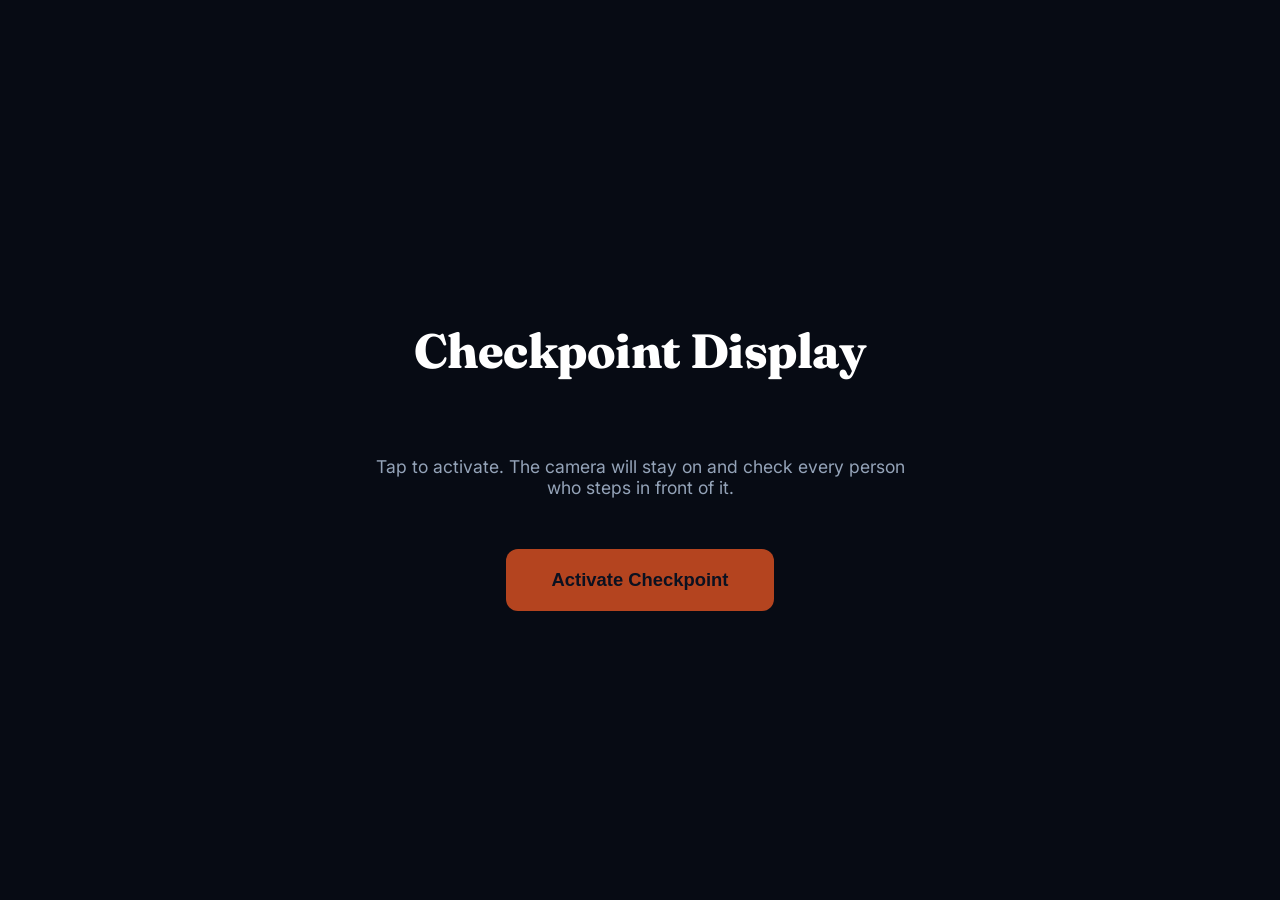
<file: dashboard/kiosk.html>
<!DOCTYPE html>
<html lang="en">
<head>
    <meta charset="UTF-8">
    <meta name="viewport" content="width=device-width, initial-scale=1.0, viewport-fit=cover">
    <title>Checkpoint — SafetyFirst</title>
    <meta name="description" content="Fullscreen PPE checkpoint display for gate-mounted kiosks.">
    <link rel="stylesheet" href="https://cdnjs.cloudflare.com/ajax/libs/font-awesome/6.4.0/css/all.min.css">
    <link rel="preconnect" href="https://fonts.googleapis.com">
    <link rel="preconnect" href="https://fonts.gstatic.com" crossorigin>
    <link href="https://fonts.googleapis.com/css2?family=Inter:wght@400;500;600;700&family=Fraunces:opsz,wght@9..144,400;9..144,600;9..144,700&display=swap" rel="stylesheet">
    <link rel="stylesheet" href="css/app.css?v=20260807a">
    <style>
        /* A gate display is read standing up, from two or three metres away,
           often in bright daylight. Everything here is scaled and contrasted
           for that — not for a desk monitor. */
        html, body { height: 100%; overflow: hidden; }
        body {
            background: #070b14;
            color: #fff;
            font-family: 'Inter', sans-serif;
            cursor: none;                 /* no mouse at a gate */
            user-select: none;
        }
        .kiosk { display: flex; flex-direction: column; height: 100dvh; }

        .k-bar {
            display: flex; align-items: center; justify-content: space-between;
            padding: 18px 32px;
            border-bottom: 1px solid rgba(255,255,255,.08);
            flex-shrink: 0;
        }
        .k-brand { display: flex; align-items: center; gap: 12px; }
        .k-mark {
            width: 40px; height: 40px; border-radius: 8px;
            background: var(--amber); color: #0b1120;
            display: flex; align-items: center; justify-content: center;
            font-size: 1.2rem;
        }
        .k-name { font-family: 'Fraunces', Georgia, serif; font-weight: 800; font-size: 1.15rem; letter-spacing: -.01em; }
        .k-sub { font-size: .62rem; letter-spacing: .22em; text-transform: uppercase; color: var(--amber); font-weight: 700; }
        .k-meta { display: flex; align-items: center; gap: 22px; }
        .k-clock { font-variant-numeric: tabular-nums; font-size: 1.5rem; font-weight: 600; letter-spacing: -.01em; }
        .k-status {
            display: inline-flex; align-items: center; gap: 9px;
            font-size: .72rem; font-weight: 700; letter-spacing: .1em; text-transform: uppercase;
            color: #94a3b8;
        }
        .k-status i { font-size: .55rem; }
        .k-status.is-live { color: #4ade80; }

        .k-exit {
            width: 40px; height: 40px; border-radius: 9px;
            display: flex; align-items: center; justify-content: center;
            color: #334155; font-size: 1rem;
            border: 1px solid rgba(255,255,255,.07);
            transition: color 180ms var(--ease-out), border-color 180ms var(--ease-out);
        }
        .k-exit:hover, .k-exit:focus-visible { color: #94a3b8; border-color: rgba(255,255,255,.2); }

        .k-body { flex: 1; display: grid; grid-template-columns: 1fr 1fr; min-height: 0; }

        /* Camera side */
        .k-cam { position: relative; background: #000; overflow: hidden; }
        .k-cam video, .k-cam canvas.overlay {
            position: absolute; inset: 0; width: 100%; height: 100%; object-fit: cover;
        }
        .k-cam-idle {
            position: absolute; inset: 0;
            display: flex; flex-direction: column; align-items: center; justify-content: center;
            gap: 16px; color: #334155;
        }

        /* Verdict side */
        /* .k-verdict is a grid item in .k-body (grid-template-columns: 1fr 1fr);
           grid items default to min-height: auto (content-based) just like flex
           items, so on a short/landscape kiosk screen (the 800x480 Pi touchscreen
           this page targets) a 3-item PPE checklist plus the word/note block
           overflows the grid row. html/body are overflow:hidden for the fullscreen
           kiosk chrome, so that overflow wasn't clipped politely — it was pushed
           past the bottom edge with no scrollbar and no way to reach the last
           check. min-height: 0 lets the panel shrink to the row's real height;
           overflow-y: auto keeps the missing item reachable instead of lost. */
        .k-verdict {
            display: flex; flex-direction: column; justify-content: center;
            padding: 40px 48px; gap: 34px;
            background: #0b1120;
            transition: background-color 260ms var(--ease-out);
            min-height: 0;
            overflow-y: auto;
        }
        .k-word {
            font-family: 'Fraunces', Georgia, serif; font-weight: 800;
            font-size: clamp(2.6rem, 6vw, 5.5rem);
            line-height: .98; letter-spacing: -.03em;
            color: #64748b;
            transition: color 260ms var(--ease-out);
        }
        .k-note { font-size: clamp(1rem, 1.6vw, 1.4rem); color: #94a3b8; line-height: 1.4; }

        .k-verdict[data-state="granted"] { background: #052e16; }
        .k-verdict[data-state="granted"] .k-word { color: #4ade80; }
        .k-verdict[data-state="granted"] .k-note { color: #86efac; }
        .k-verdict[data-state="denied"] { background: #3f0a0a; }
        .k-verdict[data-state="denied"] .k-word { color: #f87171; }
        .k-verdict[data-state="denied"] .k-note { color: #fca5a5; }
        /* Amber, not the "denied" red — a site alert isn't a ruling on
           whoever's standing there, and shouldn't read as one. */
        .k-verdict[data-state="alert"] { background: #3f2404; animation: k-alert-pulse 1.6s ease-in-out infinite; }
        .k-verdict[data-state="alert"] .k-word { color: #fbbf24; }
        .k-verdict[data-state="alert"] .k-note { color: #fde68a; }
        @keyframes k-alert-pulse {
            0%, 100% { box-shadow: inset 0 0 0 0 rgba(251, 191, 36, .18); }
            50% { box-shadow: inset 0 0 60px 0 rgba(251, 191, 36, .18); }
        }
        @media (prefers-reduced-motion: reduce) { .k-verdict[data-state="alert"] { animation: none; } }

        /* PPE checklist — the actionable part when denied */
        .k-checks { display: flex; flex-direction: column; gap: 14px; }
        .k-check {
            display: flex; align-items: center; gap: 18px;
            padding: 16px 20px;
            border: 1px solid rgba(255,255,255,.12);
            border-radius: 12px;
            background: rgba(255,255,255,.03);
            transition: border-color 200ms var(--ease-out), background-color 200ms var(--ease-out);
        }
        .k-check-icon {
            width: 52px; height: 52px; border-radius: 10px; flex-shrink: 0;
            display: flex; align-items: center; justify-content: center;
            font-size: 1.4rem; color: #64748b;
            background: rgba(255,255,255,.05);
            transition: color 200ms var(--ease-out), background-color 200ms var(--ease-out);
        }
        .k-check-name { font-size: clamp(1rem, 1.5vw, 1.35rem); font-weight: 600; flex: 1; }
        .k-check-mark { font-size: 1.5rem; color: #475569; transition: color 200ms var(--ease-out); }
        .k-check[data-state="ok"] { border-color: rgba(74,222,128,.45); background: rgba(74,222,128,.08); }
        .k-check[data-state="ok"] .k-check-icon,
        .k-check[data-state="ok"] .k-check-mark { color: #4ade80; }
        .k-check[data-state="bad"] { border-color: rgba(248,113,113,.5); background: rgba(248,113,113,.1); }
        .k-check[data-state="bad"] .k-check-icon,
        .k-check[data-state="bad"] .k-check-mark { color: #f87171; }

        /* Start overlay — camera needs one user gesture before it can open */
        .k-start {
            position: fixed; inset: 0; z-index: 100;
            background: #070b14;
            display: flex; flex-direction: column; align-items: center; justify-content: center;
            gap: 26px; text-align: center; padding: 32px; cursor: pointer;
        }
        .k-start h1 { font-size: clamp(1.8rem, 4vw, 3rem); font-weight: 800; color: #fff; }
        .k-start p { color: #94a3b8; font-size: 1.1rem; max-width: 34rem; }
        .k-start-cta {
            margin-top: 8px; padding: 20px 46px; border-radius: 12px;
            background: var(--amber); color: #0b1120;
            font-weight: 700; font-size: 1.15rem; border: none;
            transition: transform 140ms var(--ease-out), background-color 180ms var(--ease-out);
        }
        .k-start-cta:active { transform: scale(.97); }

        @media (max-width: 900px) {
            .k-body { grid-template-columns: 1fr; grid-template-rows: 1fr 1fr; }
        }
        /* .k-bar is a nowrap flex row (brand left, clock/status/exit right) sized
           for kiosk touchscreens (800x480 and up). At phone width the two sides
           don't fit and html/body are overflow:hidden for the fullscreen kiosk
           chrome, so the overflow isn't a scrollbar — it's clipped and gone.
           Wrapping to two lines keeps everything visible instead. */
        @media (max-width: 480px) {
            .k-bar { flex-wrap: wrap; row-gap: 10px; padding: 14px 18px; }
            .k-meta { gap: 14px; }
        }
        @media (prefers-reduced-motion: reduce) {
            .k-start-cta:active { transform: none; }
        }
    </style>
</head>
<body>
    <div class="kiosk">
        <header class="k-bar">
            <div class="k-brand">
                <span class="k-mark"><i class="fas fa-hard-hat"></i></span>
                <span>
                    <div class="k-name">SafetyFirst</div>
                    <div class="k-sub">Checkpoint</div>
                </span>
            </div>
            <div class="k-meta">
                <span class="k-status" id="kStatus"><i class="fas fa-circle"></i><span id="kStatusText">Offline</span></span>
                <span class="k-clock" id="kClock">--:--</span>
                <!-- Deliberately low-contrast: an operator needs a way out,
                     a worker at the gate shouldn't be invited to press it.
                     Esc does the same thing. -->
                <a href="pi-home.html" class="k-exit" id="kExit" title="Exit checkpoint (Esc)" aria-label="Exit checkpoint">
                    <i class="fas fa-xmark"></i>
                </a>
            </div>
        </header>

        <div class="k-body">
            <section class="k-cam">
                <div class="k-cam-idle" id="kCamIdle">
                    <i class="fas fa-video-slash" style="font-size:3rem"></i>
                    <p>Camera starting…</p>
                </div>
                <video id="videoFeed" autoplay playsinline muted style="display:none"></video>
                <canvas id="overlayCanvas" class="overlay" style="display:none"></canvas>
                <canvas id="captureCanvas" style="display:none"></canvas>
            </section>

            <section class="k-verdict" id="kVerdict" data-state="idle">
                <div>
                    <div class="k-word" id="kWord">Step Up</div>
                    <div class="k-note" id="kNote">Stand in front of the camera to be checked.</div>
                </div>
                <!-- Built from the site's configured policy, not hardcoded. -->
                <div class="k-checks" id="kChecks"></div>
            </section>
        </div>
    </div>

    <div class="k-start" id="kStart">
        <h1>Checkpoint Display</h1>
        <p id="kStartMsg">Tap to activate. The camera will stay on and check every person who steps in front of it.</p>
        <button class="k-start-cta" id="kStartBtn">Activate Checkpoint</button>
    </div>

    <script src="js/config.js?v=20260807a"></script>
    <script src="js/auth.js?v=20260807a"></script>
    <script src="js/camera.js?v=20260807a"></script>
    <script>
        const el = (id) => document.getElementById(id);
        let poll = null, cam = null, lastVerdict = null;

        // Clock
        function tick() {
            el('kClock').textContent = new Date().toLocaleTimeString([], { hour: '2-digit', minute: '2-digit' });
        }
        tick();
        setInterval(tick, 10000);

        function setStatus(live, text) {
            el('kStatus').className = 'k-status' + (live ? ' is-live' : '');
            el('kStatusText').textContent = text;
        }

        // Requirements come from the site's policy, so this gate display
        // never advertises something the gate no longer checks.
        let requiredPpe = [];

        const PPE_ICONS = {
            'Hardhat': 'fa-hard-hat',
            'Safety Vest': 'fa-vest',
            'Mask': 'fa-head-side-mask',
        };

        const slug = (item) => item.replace(/[^a-z0-9]/gi, '');

        function renderChecks() {
            el('kChecks').innerHTML = requiredPpe.map((item) => `
                <div class="k-check" data-state="idle" id="k-${slug(item)}">
                    <span class="k-check-icon"><i class="fas ${PPE_ICONS[item] || 'fa-shield-halved'}"></i></span>
                    <span class="k-check-name">${item}</span>
                    <span class="k-check-mark" id="kmark-${slug(item)}"><i class="fas fa-minus"></i></span>
                </div>`).join('');
        }

        function syncRequirements(list) {
            if (!Array.isArray(list)) return;
            if (JSON.stringify(list) === JSON.stringify(requiredPpe)) return;
            requiredPpe = list;
            renderChecks();
            if (cam) cam.requiredPpe = requiredPpe;
        }

        function setCheck(item, state) {
            const row = el(`k-${slug(item)}`);
            const mark = el(`kmark-${slug(item)}`);
            if (!row || !mark) return;
            row.dataset.state = state;
            const icon = state === 'ok' ? 'fa-check' : state === 'bad' ? 'fa-xmark' : 'fa-minus';
            mark.innerHTML = `<i class="fas ${icon}"></i>`;
        }

        function setAllChecks(state) {
            requiredPpe.forEach((item) => setCheck(item, state));
        }

        // ElevenLabs when it's configured on the backend, the browser's own
        // voice otherwise — a kiosk with no key set just sounds the way it
        // always did, it doesn't go silent.
        let announceAudio = null;

        function stopAnnouncing() {
            if (announceAudio) { announceAudio.pause(); announceAudio = null; }
            if ('speechSynthesis' in window) speechSynthesis.cancel();
        }

        async function speak(msg) {
            stopAnnouncing();
            try {
                const res = await Auth.fetch(`/api/speech?text=${encodeURIComponent(msg)}`);
                if (res.ok) {
                    const url = URL.createObjectURL(await res.blob());
                    const audio = new Audio(url);
                    audio.addEventListener('ended', () => URL.revokeObjectURL(url));
                    announceAudio = audio;
                    await audio.play();
                    return;
                }
            } catch (e) { /* network hiccup or no key configured — fall through */ }

            if ('speechSynthesis' in window) {
                speechSynthesis.speak(new SpeechSynthesisUtterance(msg));
            }
        }

        function render(verdict, missing, activeAlert) {
            const panel = el('kVerdict');
            if (verdict === 'alert_hold') {
                panel.dataset.state = 'alert';
                el('kWord').textContent = 'Entry Paused';
                el('kNote').textContent = activeAlert
                    ? `Site alert: ${activeAlert.kind}${activeAlert.message ? ' — ' + activeAlert.message : ''}. Wait for the all-clear.`
                    : 'A site alert is active. Wait for the all-clear.';
                setAllChecks('idle');
            } else if (verdict === 'granted') {
                panel.dataset.state = 'granted';
                el('kWord').textContent = 'Access Granted';
                el('kNote').textContent = 'All required equipment detected. You may enter.';
                setAllChecks('ok');
            } else if (verdict === 'denied') {
                panel.dataset.state = 'denied';
                el('kWord').textContent = 'Access Denied';
                el('kNote').textContent = missing.length
                    ? `Put on: ${missing.join(' and ')}.`
                    : 'Required equipment not detected.';
                requiredPpe.forEach((item) => setCheck(item, missing.includes(item) ? 'bad' : 'ok'));
            } else {
                panel.dataset.state = 'idle';
                el('kWord').textContent = 'Step Up';
                el('kNote').textContent = 'Stand in front of the camera to be checked.';
                setAllChecks('idle');
            }

            // Speak only on a change, so it doesn't chatter every poll.
            if (verdict !== lastVerdict) {
                if (verdict === 'denied') {
                    speak(missing.length ? `Access denied. Put on your ${missing.join(' and ')}.` : 'Access denied.');
                } else if (verdict === 'granted') {
                    speak('Access granted.');
                } else if (verdict === 'alert_hold') {
                    speak('Entry paused. A site alert is active.');
                }
            }
            lastVerdict = verdict;
        }

        async function ensureSession() {
            if (Auth.isLoggedIn()) return true;
            // A gate display has nobody to type credentials, so it opens its
            // own guest session. Named identity arrives with the badge reader.
            try {
                const res = await fetch(`${window.API_BASE_URL}/api/auth/guest`, { method: 'POST' });
                const data = await res.json();
                if (!res.ok || !data.success) return false;
                Auth.setSession(data.token, data.user);
                return true;
            } catch (e) { return false; }
        }

        async function update() {
            try {
                const res = await Auth.fetch('/api/status');
                if (!res.ok) return;
                const d = await res.json();
                syncRequirements(d.required_ppe || []);
                render(d.verdict, d.missing_ppe || [], d.active_alert);
            } catch (e) { /* transient */ }
        }

        async function activate() {
            el('kStartBtn').disabled = true;
            el('kStartBtn').textContent = 'Starting…';

            if (!window.IS_SECURE_CONTEXT) {
                el('kStartMsg').textContent =
                    `Camera blocked: ${window.location.origin} is not a secure origin. ` +
                    'Serve this page on the device itself (http://localhost) or over HTTPS.';
                el('kStartBtn').textContent = 'Cannot start';
                return;
            }

            if (!(await ensureSession())) {
                el('kStartMsg').textContent = 'Cannot reach the detection service. Check the API is running.';
                el('kStartBtn').disabled = false;
                el('kStartBtn').textContent = 'Retry';
                return;
            }

            try { await Auth.fetch('/api/start', { method: 'POST' }); } catch (e) { /* ignore */ }

            cam = new CameraFeed(el('videoFeed'), el('captureCanvas'), null);
            // Only box up equipment this site requires — a red "NO-Mask" over
            // someone's face where masks aren't required reads as a refusal.
            cam.requiredPpe = requiredPpe;
            const ok = await cam.start();
            if (!ok) {
                el('kStartMsg').textContent = 'Camera unavailable. Check it is connected and permission was granted.';
                el('kStartBtn').disabled = false;
                el('kStartBtn').textContent = 'Retry';
                return;
            }

            el('videoFeed').style.display = 'block';
            el('overlayCanvas').style.display = 'block';
            el('kCamIdle').style.display = 'none';
            el('kStart').style.display = 'none';
            setStatus(true, 'Live');

            poll = setInterval(update, 900);

            // Kiosks run unattended — don't let the screen blank mid-shift.
            if ('wakeLock' in navigator) {
                navigator.wakeLock.request('screen').catch(() => { /* not critical */ });
            }
        }

        // Esc leaves the checkpoint. Without this the page is a trap: no nav,
        // no cursor, nothing to click.
        document.addEventListener('keydown', (e) => {
            if (e.key === 'Escape') window.location.href = 'pi-home.html';
        });

        el('kStartBtn').addEventListener('click', activate);
        el('kStart').addEventListener('click', (e) => { if (e.target === el('kStart')) activate(); });
    </script>
</body>
</html>
</file>
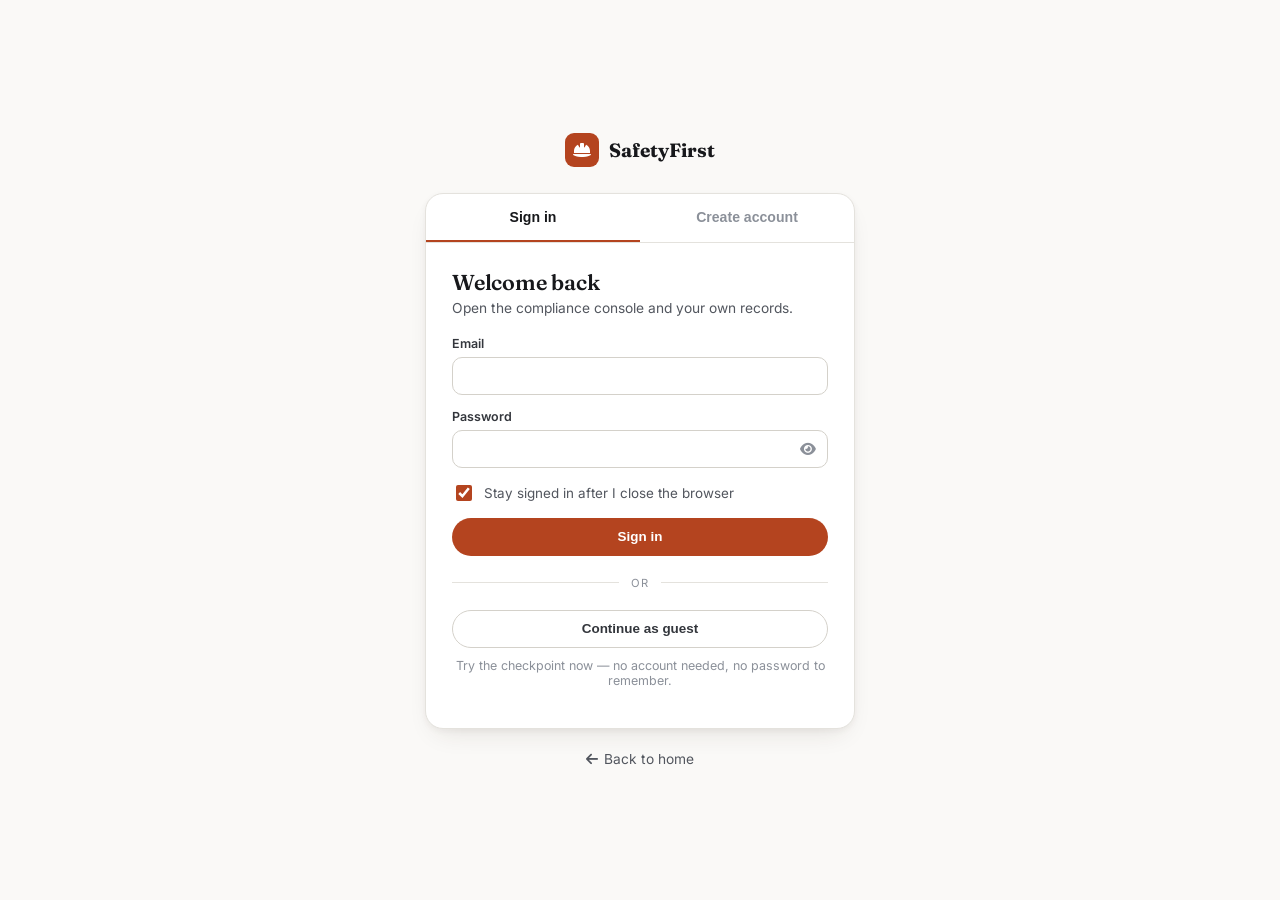
<file: dashboard/login.html>
<!DOCTYPE html>
<html lang="en">
<head>
    <meta charset="UTF-8">
    <meta name="viewport" content="width=device-width, initial-scale=1.0">
    <title>Sign in — SafetyFirst</title>
    <meta name="description" content="Sign in to the SafetyFirst compliance console, or try the checkpoint as a guest.">
    <link rel="stylesheet" href="https://cdnjs.cloudflare.com/ajax/libs/font-awesome/6.4.0/css/all.min.css">
    <link rel="preconnect" href="https://fonts.googleapis.com">
    <link rel="preconnect" href="https://fonts.gstatic.com" crossorigin>
    <link href="https://fonts.googleapis.com/css2?family=Inter:wght@400;500;600;700&family=Fraunces:opsz,wght@9..144,400;9..144,600;9..144,700&display=swap" rel="stylesheet">
    <link rel="stylesheet" href="css/app.css?v=20260807a">
    <script src="https://accounts.google.com/gsi/client" async defer></script>
    <style>
        /* Same language as the public site: warm paper, serif headline,
           burnt clay. A sign-in page that looks like a different product is
           where trust quietly leaks away. */
        body {
            min-height: 100dvh;
            display: flex; align-items: center; justify-content: center;
            padding: 32px 20px;
            background: var(--bg);
        }
        .auth { width: 100%; max-width: 430px; }
        .auth-brand {
            display: flex; align-items: center; justify-content: center; gap: 10px;
            margin-bottom: 26px; text-decoration: none;
        }
        .auth-mark {
            width: 34px; height: 34px; border-radius: 9px;
            background: var(--accent); color: #fff;
            display: flex; align-items: center; justify-content: center;
        }
        .auth-word { font-family: var(--font-head); font-weight: 700; font-size: 1.2rem; color: var(--ink); }
        .auth-card {
            background: var(--surface);
            border: 1px solid var(--border);
            border-radius: var(--radius-md);
            box-shadow: var(--shadow);
            overflow: hidden;
        }
        .auth-tabs { display: flex; border-bottom: 1px solid var(--border); }
        .auth-tab {
            flex: 1; padding: 15px 0; font-size: .88rem; font-weight: 600;
            background: none; border: none; cursor: pointer;
            border-bottom: 2px solid transparent;
            transition: color .18s var(--ease-out), border-color .18s var(--ease-out);
        }
        .auth-tab[aria-selected="true"] { color: var(--ink); border-bottom-color: var(--accent); }
        .auth-tab[aria-selected="false"] { color: var(--faint); }
        .auth-tab[aria-selected="false"]:hover { color: var(--muted); }
        .auth-body { padding: 26px 26px 28px; }
        .auth-title { font-family: var(--font-head); font-size: 1.35rem; margin: 0 0 4px; }
        .auth-sub { font-size: .86rem; color: var(--muted); margin: 0 0 20px; }
        .rule { display: flex; align-items: center; gap: 12px; margin: 20px 0; }
        .rule::before, .rule::after { content: ''; height: 1px; background: var(--border); flex: 1; }
        .rule span { font-size: .7rem; letter-spacing: .1em; text-transform: uppercase; color: var(--faint); }
        .rule.hidden { display: none; }
        .foot-note { text-align: center; font-size: .78rem; color: var(--faint); margin-top: 10px; }
        .back { display: block; text-align: center; margin-top: 22px; font-size: .86rem; color: var(--muted); text-decoration: none; }
        .back:hover { color: var(--ink); }
        .stack > * + * { margin-top: 14px; }
        .stack.hidden { display: none; }
        .remember-row {
            display: flex; align-items: center; gap: 9px;
            font-size: .84rem; color: var(--muted); cursor: pointer;
        }
        .remember-row input { width: 16px; height: 16px; accent-color: var(--accent); cursor: pointer; }

        /* Show/hide password. The button sits inside the field's own box, so
           the input gets right padding to keep typed text from running under
           it — at 44px that holds even for a long password on a narrow phone. */
        .pw-wrap { position: relative; }
        .pw-wrap .field { padding-right: 44px; }
        .pw-toggle {
            position: absolute; top: 0; right: 0; height: 100%; width: 40px;
            display: flex; align-items: center; justify-content: center;
            background: none; border: none; padding: 0; cursor: pointer;
            color: var(--faint); font-size: .88rem; border-radius: var(--radius);
            transition: color .15s ease;
        }
        .pw-toggle:hover { color: var(--ink-strong); }
        /* Keyboard users need to see this too — it is a real control, not
           decoration, so it takes the same focus ring the fields do. */
        .pw-toggle:focus-visible {
            outline: none; color: var(--ink);
            box-shadow: 0 0 0 3px rgba(15,23,42,.07);
        }
        .pw-toggle[aria-pressed="true"] { color: var(--accent); }
    </style>
</head>
<body>
    <div class="auth">
        <a href="index.html" class="auth-brand">
            <span class="auth-mark"><i class="fas fa-hard-hat"></i></span>
            <span class="auth-word">SafetyFirst</span>
        </a>

        <div class="auth-card">
            <div class="auth-tabs" role="tablist">
                <button type="button" id="tabSignIn" class="auth-tab" role="tab" aria-selected="true" aria-controls="loginForm">Sign in</button>
                <button type="button" id="tabSignUp" class="auth-tab" role="tab" aria-selected="false" aria-controls="signupForm">Create account</button>
            </div>

            <div class="auth-body">
                <h1 class="auth-title">Welcome back</h1>
                <p class="auth-sub">Open the compliance console and your own records.</p>

                <div id="googleButton"></div>
                <div id="googleDivider" class="rule hidden"><span>or</span></div>

                <div id="formError" class="alert alert-danger hidden" style="margin-bottom:16px"></div>

                <form id="loginForm" class="stack" role="tabpanel" aria-labelledby="tabSignIn">
                    <div>
                        <label class="field-label" for="loginEmail">Email</label>
                        <input type="email" id="loginEmail" class="field" required autocomplete="email">
                    </div>
                    <div>
                        <label class="field-label" for="loginPassword">Password</label>
                        <div class="pw-wrap">
                            <input type="password" id="loginPassword" class="field" required autocomplete="current-password">
                            <button type="button" class="pw-toggle" data-pw-for="loginPassword"
                                    aria-label="Show password" aria-pressed="false" title="Show password">
                                <i class="fas fa-eye" aria-hidden="true"></i>
                            </button>
                        </div>
                    </div>
                    <label class="remember-row">
                        <input type="checkbox" id="rememberMe" checked>
                        <!-- Precise on purpose. "Keep me signed in on this device" reads
                             as a promise about reloading, which it is not: unchecked still
                             survives a refresh (sessionStorage) and only clears when the
                             browser closes. Saying which event ends the session stops that
                             looking like a bug. -->
                        <span>Stay signed in after I close the browser</span>
                    </label>
                    <button type="submit" id="loginSubmitBtn" class="btn btn-primary" style="width:100%">Sign in</button>
                </form>

                <form id="signupForm" class="stack hidden" role="tabpanel" aria-labelledby="tabSignUp">
                    <div>
                        <label class="field-label" for="signupName">Full name</label>
                        <input type="text" id="signupName" class="field" required autocomplete="name">
                    </div>
                    <div>
                        <label class="field-label" for="signupEmail">Email</label>
                        <input type="email" id="signupEmail" class="field" required autocomplete="email">
                    </div>
                    <div>
                        <label class="field-label" for="signupPassword">Password</label>
                        <div class="pw-wrap">
                            <input type="password" id="signupPassword" class="field" required minlength="8" autocomplete="new-password">
                            <button type="button" class="pw-toggle" data-pw-for="signupPassword"
                                    aria-label="Show password" aria-pressed="false" title="Show password">
                                <i class="fas fa-eye" aria-hidden="true"></i>
                            </button>
                        </div>
                        <p style="font-size:.76rem;color:var(--faint);margin-top:6px">At least 8 characters</p>
                    </div>
                    <button type="submit" id="signupSubmitBtn" class="btn btn-primary" style="width:100%">Create account</button>
                </form>

                <div class="rule"><span>or</span></div>

                <button id="guestBtn" type="button" class="btn btn-outline" style="width:100%">Continue as guest</button>
                <p class="foot-note">Try the checkpoint now — no account needed, no password to remember.</p>
            </div>
        </div>

        <a href="index.html" class="back"><i class="fas fa-arrow-left" style="margin-right:6px"></i>Back to home</a>
    </div>

    <script src="js/config.js?v=20260807a"></script>
    <script src="js/auth.js?v=20260807a"></script>
    <script>
        Auth.redirectIfLoggedIn();

        const formError = document.getElementById('formError');
        function showError(message) {
            formError.textContent = message;
            formError.classList.remove('hidden');
        }
        function clearError() {
            formError.classList.add('hidden');
        }

        // Tab switching
        const tabSignIn = document.getElementById('tabSignIn');
        const tabSignUp = document.getElementById('tabSignUp');
        const loginForm = document.getElementById('loginForm');
        const signupForm = document.getElementById('signupForm');

        function showTab(tab) {
            clearError();
            const isSignIn = tab === 'signin';
            tabSignIn.setAttribute('aria-selected', String(isSignIn));
            tabSignUp.setAttribute('aria-selected', String(!isSignIn));
            loginForm.classList.toggle('hidden', !isSignIn);
            signupForm.classList.toggle('hidden', isSignIn);
        }

        tabSignIn.addEventListener('click', () => showTab('signin'));
        tabSignUp.addEventListener('click', () => showTab('signup'));

        if (new URLSearchParams(window.location.search).get('mode') === 'signup') {
            showTab('signup');
        }

        // Guest
        async function continueAsGuest() {
            clearError();
            const guestBtn = document.getElementById('guestBtn');
            guestBtn.disabled = true;
            guestBtn.textContent = 'Starting guest session...';

            try {
                const res = await fetch(`${window.API_BASE_URL}/api/auth/guest`, { method: 'POST' });
                const data = await res.json();
                if (!res.ok || !data.success) {
                    showError(data.message || 'Could not start a guest session');
                    return;
                }
                Auth.setSession(data.token, data.user);
                window.location.href = 'visit-site.html';
            } catch (err) {
                showError('Could not reach the server. Is the API running?');
            } finally {
                guestBtn.disabled = false;
                guestBtn.textContent = 'Continue as Guest';
            }
        }
        document.getElementById('guestBtn').addEventListener('click', continueAsGuest);

        // Google
        async function handleGoogleCredentialResponse(response) {
            clearError();
            try {
                const res = await fetch(`${window.API_BASE_URL}/api/auth/google`, {
                    method: 'POST',
                    headers: { 'Content-Type': 'application/json' },
                    body: JSON.stringify({ credential: response.credential }),
                });
                const data = await res.json();
                if (!res.ok || !data.success) {
                    showError(data.message || 'Google sign-in failed');
                    return;
                }
                Auth.setSession(data.token, data.user);
                window.location.href = data.user.is_admin ? 'admin.html' : 'visit-site.html';
            } catch (err) {
                showError('Could not reach the server. Is the API running?');
            }
        }

        window.onload = function () {
            if (window.GOOGLE_CLIENT_ID && window.google) {
                google.accounts.id.initialize({
                    client_id: window.GOOGLE_CLIENT_ID,
                    callback: handleGoogleCredentialResponse,
                });
                google.accounts.id.renderButton(document.getElementById('googleButton'), {
                    theme: 'outline', size: 'large', width: 328, text: 'continue_with',
                });
                document.getElementById('googleDivider').classList.remove('hidden');
                document.getElementById('googleDivider').classList.add('flex');
            }
        };

        // Sign in submit
        loginForm.addEventListener('submit', async (e) => {
            e.preventDefault();
            clearError();
            const submitBtn = document.getElementById('loginSubmitBtn');
            // Captured live rather than retyped below — a hand-typed reset
            // string ("Sign In") previously drifted from the real markup
            // ("Sign in") and the button's casing changed permanently after
            // the first failed attempt.
            const originalLabel = submitBtn.textContent;
            submitBtn.disabled = true;
            submitBtn.textContent = 'Signing in...';

            try {
                const res = await fetch(`${window.API_BASE_URL}/api/auth/login`, {
                    method: 'POST',
                    headers: { 'Content-Type': 'application/json' },
                    body: JSON.stringify({
                        email: document.getElementById('loginEmail').value.trim(),
                        password: document.getElementById('loginPassword').value,
                    }),
                });
                const data = await res.json();
                if (!res.ok || !data.success) {
                    showError(data.message || 'Invalid email or password');
                    return;
                }
                Auth.setSession(data.token, data.user, document.getElementById('rememberMe').checked);
                window.location.href = data.user.is_admin ? 'admin.html' : 'visit-site.html';
            } catch (err) {
                showError('Could not reach the server. Is the API running?');
            } finally {
                submitBtn.disabled = false;
                submitBtn.textContent = originalLabel;
            }
        });

        // Sign up submit
        signupForm.addEventListener('submit', async (e) => {
            e.preventDefault();
            clearError();
            const submitBtn = document.getElementById('signupSubmitBtn');
            const originalLabel = submitBtn.textContent;
            submitBtn.disabled = true;
            submitBtn.textContent = 'Creating account...';

            try {
                const res = await fetch(`${window.API_BASE_URL}/api/auth/signup`, {
                    method: 'POST',
                    headers: { 'Content-Type': 'application/json' },
                    body: JSON.stringify({
                        name: document.getElementById('signupName').value.trim(),
                        email: document.getElementById('signupEmail').value.trim(),
                        password: document.getElementById('signupPassword').value,
                    }),
                });
                const data = await res.json();
                if (!res.ok || !data.success) {
                    showError(data.message || 'Could not create account');
                    return;
                }
                Auth.setSession(data.token, data.user);
                window.location.href = 'visit-site.html';
            } catch (err) {
                showError('Could not reach the server. Is the API running?');
            } finally {
                submitBtn.disabled = false;
                submitBtn.textContent = originalLabel;
            }
        });

        // ---- show / hide password ----
        // Delegated so both the sign-in and sign-up fields are covered by one
        // handler, including the sign-up form while it is still hidden.
        document.addEventListener('click', (e) => {
            const btn = e.target.closest('.pw-toggle');
            if (!btn) return;
            const input = document.getElementById(btn.dataset.pwFor);
            if (!input) return;

            const nowVisible = input.type === 'password';
            input.type = nowVisible ? 'text' : 'password';
            btn.setAttribute('aria-pressed', String(nowVisible));
            btn.setAttribute('aria-label', nowVisible ? 'Hide password' : 'Show password');
            btn.title = nowVisible ? 'Hide password' : 'Show password';
            btn.querySelector('i').className = nowVisible ? 'fas fa-eye-slash' : 'fas fa-eye';

            // Clicking the button takes focus off the field; put it back with
            // the caret at the end so typing continues where it left off
            // rather than jumping to the start.
            input.focus();
            const end = input.value.length;
            try { input.setSelectionRange(end, end); } catch (err) { /* type=text only */ }
        });

        // Never leave a password on screen after leaving the page — a
        // revealed field would otherwise still be readable when the browser
        // restores the form on back-navigation.
        window.addEventListener('pagehide', () => {
            document.querySelectorAll('.pw-toggle[aria-pressed="true"]').forEach((btn) => {
                const input = document.getElementById(btn.dataset.pwFor);
                if (input) input.type = 'password';
                btn.setAttribute('aria-pressed', 'false');
                btn.querySelector('i').className = 'fas fa-eye';
            });
        });
    </script>
</body>
</html>
</file>
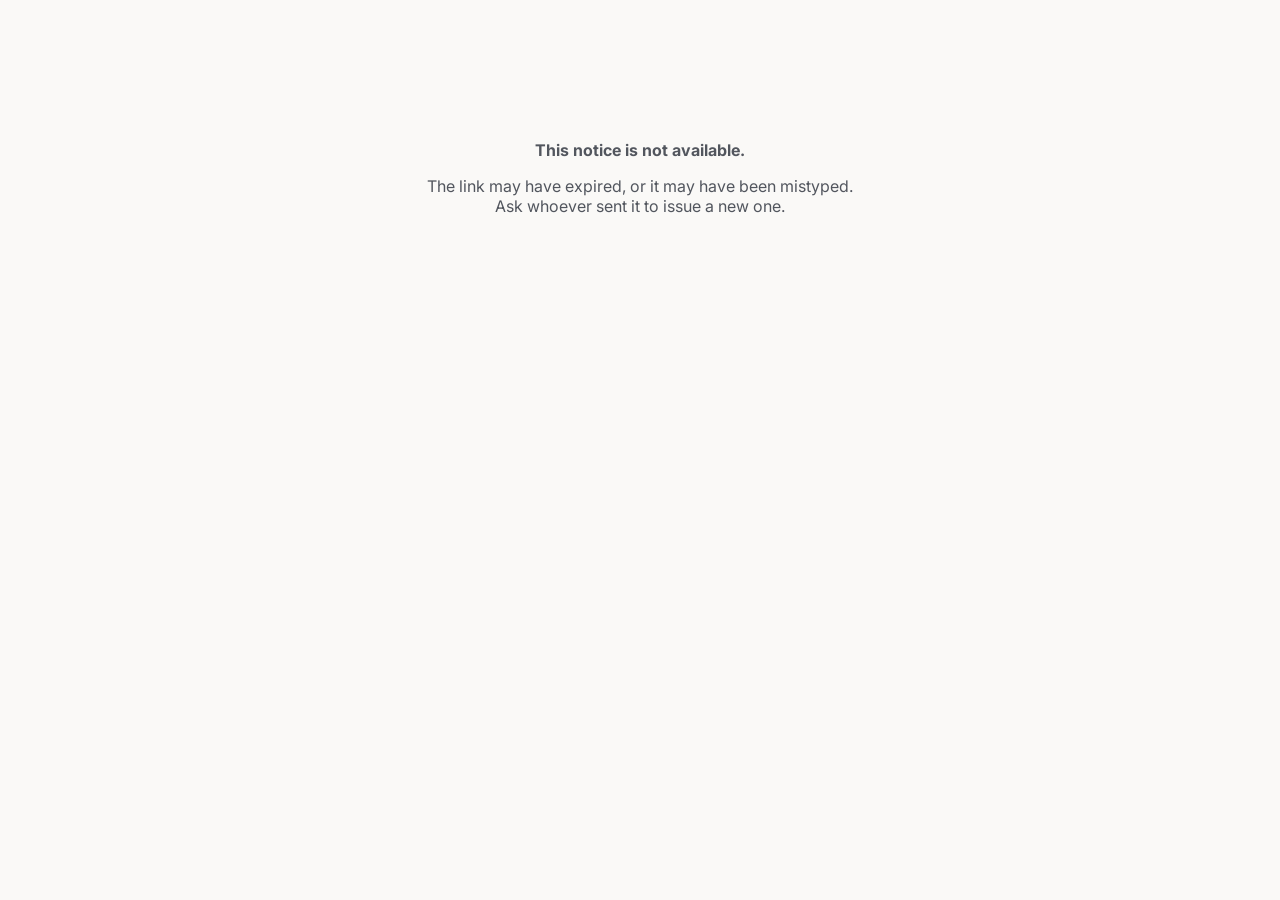
<file: dashboard/notice.html>
<!DOCTYPE html>
<html lang="en">
<head>
    <meta charset="UTF-8">
    <meta name="viewport" content="width=device-width, initial-scale=1.0">
    <title>Safety Notice — SafetyFirst</title>
    <!-- A link sent to a contractor should not turn up in search results. -->
    <meta name="robots" content="noindex, nofollow">

    <link rel="preconnect" href="https://fonts.googleapis.com">
    <link rel="preconnect" href="https://fonts.gstatic.com" crossorigin>
    <link href="https://fonts.googleapis.com/css2?family=Inter:wght@400;500;600;700&family=Fraunces:opsz,wght@9..144,400;9..144,600;9..144,700&display=swap" rel="stylesheet">
    <link rel="stylesheet" href="css/app.css?v=20260807a">

    <style>
        /* The recipient is not a user of this system and may never see it
           again. So: no navigation, no account, nothing to learn — one
           document that explains itself and one thing to do at the end. */

        body {
            background: var(--bg);
            color: var(--ink);
            font-family: var(--font-body);
            margin: 0;
        }

        .sheet {
            width: min(680px, calc(100% - 40px));
            margin: clamp(28px, 6vw, 64px) auto clamp(48px, 8vw, 88px);
        }

        .issuer {
            display: flex;
            align-items: baseline;
            justify-content: space-between;
            flex-wrap: wrap;
            gap: 8px 16px;
            padding-bottom: 14px;
            border-bottom: 1px solid var(--border);
        }

        .issuer b {
            font-family: var(--font-head);
            font-weight: 600;
            font-size: 1.05rem;
        }

        .ref {
            font-size: .82rem;
            color: var(--muted);
            letter-spacing: .04em;
        }

        h1 {
            font-family: var(--font-head);
            font-weight: 600;
            font-size: clamp(1.8rem, 4.4vw, 2.5rem);
            line-height: 1.12;
            letter-spacing: -0.03em;
            margin: 28px 0 0;
            text-wrap: balance;
        }

        .who {
            margin: 14px 0 0;
            color: var(--muted);
            line-height: 1.6;
        }

        .who strong { color: var(--ink); font-weight: 600; }

        .message {
            margin: 26px 0 0;
            padding: 18px 20px;
            background: var(--surface);
            border: 1px solid var(--border);
            border-radius: var(--radius);
            line-height: 1.62;
        }

        h2 {
            font-family: var(--font-body);
            font-size: .78rem;
            font-weight: 700;
            letter-spacing: .09em;
            text-transform: uppercase;
            color: var(--muted);
            margin: clamp(34px, 5vw, 48px) 0 14px;
        }

        /* -- the cited refusals ---------------------------------------- */

        .refusal {
            padding: 18px 0;
            border-top: 1px solid var(--border);
            display: grid;
            gap: 16px;
            grid-template-columns: 1fr;
        }

        @media (min-width: 560px) {
            .refusal { grid-template-columns: 168px 1fr; align-items: start; }
        }

        .refusal img {
            display: block;
            width: 100%;
            aspect-ratio: 4 / 3;
            object-fit: cover;
            border-radius: var(--radius);
            border: 1px solid var(--border);
            background: var(--surface-alt);
        }

        .noshot {
            display: flex;
            align-items: center;
            justify-content: center;
            text-align: center;
            aspect-ratio: 4 / 3;
            border-radius: var(--radius);
            border: 1px dashed var(--border-firm);
            background: var(--surface-alt);
            color: var(--faint);
            font-size: .8rem;
            padding: 10px;
        }

        .when { font-weight: 600; font-size: .95rem; margin: 0 0 8px; }

        .missing {
            display: flex;
            flex-wrap: wrap;
            gap: 6px;
            margin: 0 0 10px;
            padding: 0;
            list-style: none;
        }

        .rule {
            margin: 0;
            font-size: .86rem;
            color: var(--muted);
            line-height: 1.55;
        }

        /* -- the response ---------------------------------------------- */

        .respond {
            margin-top: clamp(34px, 5vw, 48px);
            padding: clamp(20px, 3vw, 28px);
            background: var(--surface);
            border: 1px solid var(--border);
            border-radius: var(--radius-md);
            box-shadow: var(--shadow-sm);
        }

        .respond h2 { margin-top: 0; }

        label {
            display: block;
            font-size: .88rem;
            font-weight: 600;
            margin: 16px 0 6px;
        }

        label span { font-weight: 400; color: var(--muted); }

        input, textarea {
            width: 100%;
            box-sizing: border-box;
            padding: 11px 13px;
            font: inherit;
            font-size: .95rem;
            color: var(--ink);
            background: var(--bg);
            border: 1px solid var(--border-firm);
            border-radius: var(--radius);
            transition: border-color var(--dur-fast) var(--ease-out);
        }

        input:focus, textarea:focus {
            outline: none;
            border-color: var(--accent);
            box-shadow: 0 0 0 3px var(--accent-soft);
        }

        textarea { min-height: 96px; resize: vertical; line-height: 1.55; }

        .respond .btn { margin-top: 20px; }

        .hint {
            margin: 10px 0 0;
            font-size: .84rem;
            color: var(--muted);
            line-height: 1.55;
        }

        .done {
            margin-top: clamp(34px, 5vw, 48px);
            padding: clamp(20px, 3vw, 28px);
            background: var(--ok-soft);
            border: 1px solid var(--ok);
            border-radius: var(--radius-md);
        }

        .done h2 { color: var(--ok); margin-top: 0; }
        .done p { margin: 0 0 6px; line-height: 1.6; }

        .state {
            padding: 60px 0;
            text-align: center;
            color: var(--muted);
        }

        footer {
            margin-top: 40px;
            padding-top: 18px;
            border-top: 1px solid var(--border);
            font-size: .82rem;
            color: var(--muted);
            line-height: 1.6;
        }

        [hidden] { display: none !important; }
    </style>
</head>
<body>

<main class="sheet">

    <div id="loading" class="state">Opening this notice…</div>

    <div id="gone" class="state" hidden>
        <p><strong>This notice is not available.</strong></p>
        <p>The link may have expired, or it may have been mistyped.<br>
           Ask whoever sent it to issue a new one.</p>
    </div>

    <article id="doc" hidden>
        <header class="issuer">
            <b>SafetyFirst</b>
            <span class="ref" id="ref"></span>
        </header>

        <h1 id="headline"></h1>
        <p class="who" id="who"></p>

        <p class="message" id="message" hidden></p>

        <h2>What was refused</h2>
        <div id="refusals"></div>

        <!-- Response form, or the record of the response already given. -->
        <section class="respond" id="respond" hidden>
            <h2>Your response</h2>
            <p class="hint" id="dueLine"></p>

            <label for="name">Your name</label>
            <input id="name" type="text" autocomplete="name" maxlength="120"
                   placeholder="Who is confirming this">

            <label for="action">What you have done about it
                <span>— optional</span></label>
            <textarea id="action" maxlength="2000"
                      placeholder="e.g. Vests issued to the crew, toolbox talk held Monday."></textarea>

            <div style="display:flex;flex-wrap:wrap;gap:10px;margin-top:20px">
                <button class="btn btn-primary" id="ackBtn" type="button">
                    Confirm and accept
                </button>
                <button class="btn btn-outline" id="disputeBtn" type="button">
                    I disagree with this
                </button>
            </div>
            <!-- Announced, because the form is replaced on success and the
                 error appears without moving focus. -->
            <p class="hint" id="formError" role="alert" aria-live="assertive" hidden></p>
            <p class="hint">
                Either answer records your name and the time against this
                notice, and can only be given once. If you disagree, say why
                — a refusal can be wrong, and somebody needs to look at it.
            </p>
        </section>

        <section class="done" id="done" hidden>
            <h2>Acknowledged</h2>
            <p id="doneBy"></p>
            <p id="doneAction"></p>
        </section>

        <footer>
            Sent by the SafetyFirst checkpoint on behalf of the site.
            Quote <span id="refFoot"></span> if you need to discuss it.
        </footer>
    </article>

</main>

<script>
    const token = new URLSearchParams(location.search).get('t') || '';
    const el = id => document.getElementById(id);
    const fmt = iso => iso ? new Date(iso).toLocaleString(undefined, {
        dateStyle: 'medium', timeStyle: 'short'
    }) : '';

    function show(which) {
        ['loading', 'gone', 'doc'].forEach(id => el(id).hidden = id !== which);
    }

    function renderRefusals(list) {
        const host = el('refusals');
        host.innerHTML = '';
        list.forEach(r => {
            const row = document.createElement('div');
            row.className = 'refusal';

            // The image is the persuasive part, so it leads — but a purged
            // one must say so rather than leaving a broken frame.
            const shot = r.available && r.has_evidence
                ? `<img src="/api/notice/${encodeURIComponent(token)}/evidence/${r.detection_id}"
                        alt="The frame recorded at this refusal" loading="lazy">`
                : `<div class="noshot">No image kept for this one</div>`;

            const missing = (r.missing_ppe || []).map(
                p => `<li><span class="badge badge-danger">${p}</span></li>`).join('');

            const required = r.policy && r.policy.required_ppe
                ? r.policy.required_ppe.join(', ') : null;

            row.innerHTML = `
                ${shot}
                <div>
                    <p class="when">${r.available ? fmt(r.timestamp) : 'Record no longer held'}</p>
                    <ul class="missing">${missing}</ul>
                    ${required ? `<p class="rule">The site required ${required} at that moment.</p>` : ''}
                </div>`;
            host.appendChild(row);
        });
    }

    function render(n) {
        el('ref').textContent = n.reference;
        el('refFoot').textContent = n.reference;

        const count = n.refusals.length;
        el('headline').textContent = count === 1
            ? `${n.subject.name} was refused entry`
            : `${n.subject.name} was refused entry ${count} times`;

        const role = n.subject.role ? `, ${n.subject.role}` : '';
        const emp = n.subject.employee_id ? ` (${n.subject.employee_id})` : '';
        el('who').innerHTML =
            `Sent to <strong>${n.recipient.name}</strong>` +
            (n.recipient.organisation ? ` at <strong>${n.recipient.organisation}</strong>` : '') +
            ` about <strong>${n.subject.name}</strong>${emp}${role}.<br>` +
            `Issued ${fmt(n.issued_at)} by ${n.issued_by}.`;

        if (n.message) { el('message').textContent = n.message; el('message').hidden = false; }

        renderRefusals(n.refusals);

        if (n.status === 'acknowledged' || n.status === 'disputed') {
            const disputed = n.status === 'disputed';
            const box = el('done');
            box.hidden = false;
            if (disputed) {
                box.style.background = 'var(--hazard-soft)';
                box.style.borderColor = 'var(--hazard)';
                box.querySelector('h2').textContent = 'Disagreement recorded';
                box.querySelector('h2').style.color = 'var(--hazard)';
            }
            el('doneBy').textContent = disputed
                ? `${n.acknowledged_by} disagreed with this on ${fmt(n.acknowledged_at)}. `
                  + `The site has been told and will look at it.`
                : `${n.acknowledged_by} confirmed this on ${fmt(n.acknowledged_at)}.`;
            el('doneAction').textContent = n.corrective_action || '';
            el('doneAction').hidden = !n.corrective_action;
        } else {
            el('respond').hidden = false;
            el('dueLine').textContent = n.due_at
                ? `A response is expected by ${fmt(n.due_at)}.`
                : '';
        }
        show('doc');
    }

    async function load() {
        if (!token) { show('gone'); return; }
        try {
            const res = await fetch(`/api/notice/${encodeURIComponent(token)}`);
            const data = await res.json();
            if (!res.ok || !data.success) { show('gone'); return; }
            render(data.notice);
        } catch (e) {
            show('gone');
        }
    }

    async function respond(outcome) {
        const btn = outcome === 'disputed' ? el('disputeBtn') : el('ackBtn');
        const other = outcome === 'disputed' ? el('ackBtn') : el('disputeBtn');
        const label = btn.textContent;
        const err = el('formError');
        err.hidden = true;
        btn.disabled = other.disabled = true;
        btn.textContent = 'Sending…';
        try {
            const res = await fetch(`/api/notice/${encodeURIComponent(token)}/acknowledge`, {
                method: 'POST',
                headers: { 'Content-Type': 'application/json' },
                body: JSON.stringify({
                    name: el('name').value,
                    corrective_action: el('action').value,
                    outcome: outcome,
                }),
            });
            const data = await res.json();
            if (!res.ok || !data.success) {
                err.textContent = data.message || 'That did not go through. Please try again.';
                err.hidden = false;
                btn.disabled = other.disabled = false;
                btn.textContent = label;
                return;
            }
            el('respond').hidden = true;
            render(data.notice);
        } catch (e) {
            err.textContent = 'No connection. Please try again.';
            err.hidden = false;
            btn.disabled = other.disabled = false;
            btn.textContent = label;
        }
    }

    el('ackBtn').addEventListener('click', () => respond('accepted'));
    el('disputeBtn').addEventListener('click', () => respond('disputed'));

    load();
</script>

</body>
</html>
</file>
<file: dashboard/css/app.css>
/* =====================================================
   SafetyFirst — Console Design System
   Shares one language with the public site: warm paper,
   burnt clay, Fraunces headlines over Inter. The console is
   denser than the marketing page, never a different product.
   ===================================================== */

:root {
  /* ink */
  --ink:         #17181b;
  --ink-strong:  #33363c;
  --muted:       #52565e;
  --faint:       #8b9099;
  --on-dark:     #ffffff;
  --on-dark-dim: #cfd2d6;

  /* surfaces — warm paper, not cool grey */
  --bg:          #faf9f7;
  --surface:     #ffffff;
  --surface-alt: #f4f2ee;

  /* borders */
  --border:      #e4e2dd;
  --border-firm: #d4d1ca;

  /* accent — burnt clay, shared with the public site */
  --accent:      #b4441f;
  --accent-dark: #923516;
  --accent-soft: #fbf1ec;

  /* kept as aliases so existing rules and inline styles resolve */
  --navy:        #17181b;
  --navy-mid:    #33363c;
  --navy-soft:   #52565e;
  --amber:       #b4441f;
  --amber-dark:  #923516;
  --amber-soft:  #fbf1ec;

  /* semantic */
  --ok:          #2f6b46;
  --ok-soft:     #e8f2ec;
  --danger:      #b3271e;
  --danger-soft: #fbeceb;
  --info:        #2c5282;
  --info-soft:   #e9eff6;
  /* A true hazard amber, distinct from --accent/--danger (both read as warm
     red/brick here) — a site-wide sensor alert needs to look categorically
     different from "this one person's PPE failed", closer to safety-sign
     yellow than to either of those. */
  --hazard:      #92400e;
  --hazard-soft: #fef3e0;

  --radius:      10px;
  --radius-md:   18px;

  /* Warm-tinted elevation — a neutral grey shadow on warm paper reads as
     dirt rather than distance. */
  --shadow-sm:   0 1px 3px rgba(60,40,30,.05);
  --shadow:      0 2px 6px rgba(60,40,30,.05), 0 12px 28px -12px rgba(60,40,30,.14);
  --shadow-lift: 0 4px 10px rgba(60,40,30,.06), 0 30px 70px -24px rgba(60,40,30,.26);

  --ease-out:    cubic-bezier(.23, 1, .32, 1);
  --ease-in-out: cubic-bezier(.77, 0, .175, 1);

  --dur-press:   140ms;
  --dur-fast:    180ms;
  --dur-modal:   220ms;

  --font-head:   'Fraunces', Georgia, serif;
  --font-body:   'Inter', system-ui, sans-serif;

  --sidebar-w:   248px;
  --topbar-h:    64px;

  --z-sticky:    20;
  --z-drawer:    40;
  --z-modal:     60;
}

/* -- RESET ------------------------------------------- */
/* Not every page here loads Tailwind (the kiosk and device-home screens are
   deliberately dependency-light), so the border-box reset can't be assumed.
   Without it, padding is added on top of height:100dvh and fullscreen
   layouts overflow by exactly their padding. */
*, *::before, *::after { box-sizing: border-box; }
body { margin: 0; }

/* -- BASE -------------------------------------------- */
body {
  font-family: var(--font-body);
  background: var(--bg);
  color: var(--ink-strong);
}
h1, h2, h3, h4 { font-family: var(--font-head); color: var(--ink); font-weight: 600; letter-spacing: -.01em; }
.tnum { font-variant-numeric: tabular-nums; }

a:focus-visible,
button:focus-visible,
input:focus-visible,
select:focus-visible {
  outline: 2px solid var(--navy);
  outline-offset: 2px;
  border-radius: 4px;
}

/* -- APP SHELL --------------------------------------- */
.app { display: flex; min-height: 100dvh; }

.sidebar {
  width: var(--sidebar-w);
  flex-shrink: 0;
  background: var(--surface-alt);
  color: var(--ink);
  border-right: 1px solid var(--border);
  border-top: 3px solid var(--border);
  display: flex;
  flex-direction: column;
  position: fixed;
  inset: 0 auto 0 0;
  z-index: var(--z-drawer);
  transition: transform .2s ease;
}
/* A quiet, permanent tell for which kind of session this is — colour alone,
   no extra chrome, so it doesn't compete with the nav for attention. */
.sidebar[data-role="admin"] { border-top-color: var(--accent); }
.sidebar[data-role="operator"] { border-top-color: var(--info); }
.sidebar[data-role="guest"] { border-top-color: var(--faint); }

.guest-banner {
  display: flex; align-items: center; gap: 10px;
  padding: 10px 24px;
  background: var(--surface-alt);
  border-bottom: 1px solid var(--border);
  font-size: .82rem; color: var(--muted);
}
.guest-banner i.fa-flask { color: var(--accent); }
.guest-banner span { flex: 1; }
.guest-banner a {
  display: inline-flex; align-items: center; gap: 6px;
  color: var(--accent); font-weight: 600; text-decoration: none;
  white-space: nowrap;
}
.guest-banner a:hover { text-decoration: underline; }
.guest-banner a i { font-size: .7rem; transition: transform .15s var(--ease-out); }
.guest-banner a:hover i { transform: translateX(2px); }
@media (max-width: 640px) {
  .guest-banner { padding: 10px 16px; }
  .guest-banner span { display: none; }
}

/* -- ALERT BANNER -------------------------------------
   Same shape as .guest-banner (both sit under the topbar), but this one
   is injected/removed live by a poll rather than rendered once — see
   Shell._pollAlerts in shell.js. */
.alert-banner {
  display: flex; flex-direction: column; gap: 6px;
  padding: 11px 24px;
  border-bottom: 1px solid var(--border);
  font-size: .84rem;
}
.alert-banner.is-critical {
  background: var(--hazard-soft); color: var(--hazard); border-bottom-color: #fcd9a8;
  animation: alert-banner-pulse 1.8s ease-in-out infinite;
}
.alert-banner.is-warning { background: var(--accent-soft); color: var(--accent); border-bottom-color: #ecccbf; }
.alert-banner strong { font-weight: 700; text-transform: capitalize; }
/* A long message wraps to several lines — align-items:center on a single
   row would center the icon against that whole tall block, floating it in
   the middle of the paragraph instead of level with its first line. Two
   rows (icon+message, then count+button) keeps everything level. */
.alert-banner-top { display: flex; align-items: flex-start; gap: 10px; }
.alert-banner-top i { margin-top: 3px; flex-shrink: 0; }
.alert-banner .alert-banner-msg { flex: 1; min-width: 0; }
.alert-banner-meta { display: flex; align-items: center; justify-content: flex-end; gap: 12px; flex-wrap: wrap; }
.alert-banner .alert-banner-count { font-size: .76rem; opacity: .85; white-space: nowrap; }
.alert-banner button {
  padding: 6px 14px; border-radius: 999px; border: 1px solid currentColor;
  background: transparent; color: inherit; font-weight: 700; font-size: .78rem;
  cursor: pointer; white-space: nowrap;
  transition: background-color .15s var(--ease-out);
}
.alert-banner button:hover { background: rgba(0, 0, 0, .06); }
.alert-banner button:disabled { opacity: .6; cursor: default; }
@keyframes alert-banner-pulse {
  0%, 100% { box-shadow: inset 0 0 0 0 rgba(146, 64, 14, .1); }
  50% { box-shadow: inset 0 0 30px 0 rgba(146, 64, 14, .1); }
}
@media (prefers-reduced-motion: reduce) { .alert-banner.is-critical { animation: none; } }
.sidebar-brand-row {
  display: flex;
  align-items: center;
  gap: 8px;
  padding: 16px 16px 16px 20px;
  border-bottom: 1px solid var(--border);
}
.sidebar-brand {
  display: flex;
  align-items: center;
  gap: 10px;
  flex: 1;
  min-width: 0;
}
.sidebar-collapse-btn {
  width: 28px; height: 28px; flex-shrink: 0;
  border-radius: 8px;
  border: 1px solid var(--border);
  background: var(--surface);
  color: var(--muted);
  display: flex; align-items: center; justify-content: center;
  cursor: pointer;
  font-size: .74rem;
  transition: background-color .15s var(--ease-out), color .15s var(--ease-out);
}
.sidebar-collapse-btn:hover { background: var(--surface-alt); color: var(--ink); }
.sidebar-collapse-btn i { transition: transform .2s var(--ease-out); }
.sidebar-collapse-btn:hover i { transform: scale(1.15); }
.sidebar-collapse-btn:active i { transform: scale(.9); }
.sidebar-mark {
  width: 34px; height: 34px;
  border-radius: var(--radius);
  background: var(--amber);
  color: var(--navy);
  display: flex; align-items: center; justify-content: center;
  flex-shrink: 0;
}
.sidebar-name { font-family: var(--font-head); font-weight: 700; color: var(--ink); font-size: .95rem; line-height: 1.1; }
.sidebar-sub { font-size: .58rem; letter-spacing: .18em; text-transform: uppercase; color: var(--amber); font-weight: 700; }

/* flex:1 alone won't shrink below the nav's own content height — a flex
   item's default min-height is auto, not 0 — so on a short window the list
   just overflows the fixed sidebar instead of scrolling, pushing the
   account footer (and Sign out) off-screen with no way back to it. */
.sidebar-nav { padding: 14px 12px; display: flex; flex-direction: column; gap: 2px; flex: 1; min-height: 0; overflow-y: auto; }
.sidebar-section {
  font-size: .6rem; letter-spacing: .12em; text-transform: uppercase;
  color: #64748b; font-weight: 700; padding: 14px 8px 6px;
}
.nav-item {
  display: flex; align-items: center; gap: 10px;
  padding: 9px 12px;
  border-radius: var(--radius);
  font-size: .85rem; font-weight: 500;
  color: var(--muted);
  transition: background-color .15s ease, color .15s ease;
  position: relative;
}
.nav-item i { width: 16px; text-align: center; font-size: .82rem; transition: transform .15s var(--ease-out); }
.nav-item:hover i { transform: translateX(2px); }
.nav-item.is-active i { color: var(--accent); }
.nav-item:hover { background: rgba(23,24,27,.05); color: var(--ink); }
.nav-item.is-active { background: var(--accent-soft); color: var(--accent); font-weight: 600; }
.nav-item.is-active::before {
  content: ''; position: absolute; left: 0; top: 6px; bottom: 6px;
  width: 3px; border-radius: 0 2px 2px 0; background: var(--amber);
}

.sidebar-foot { padding: 14px 12px; border-top: 1px solid var(--border); }
.sidebar-user { display: flex; align-items: center; gap: 10px; padding: 4px 8px 12px; }
.avatar {
  width: 30px; height: 30px; border-radius: var(--radius);
  background: var(--accent); color: #fff;
  display: flex; align-items: center; justify-content: center;
  font-size: .72rem; font-weight: 700; flex-shrink: 0;
}
.sidebar-user-name { font-size: .8rem; font-weight: 600; color: var(--ink); line-height: 1.2; }
.sidebar-user-role { font-size: .66rem; color: var(--faint); }

.main {
  flex: 1;
  margin-left: var(--sidebar-w);
  min-width: 0;
  display: flex;
  flex-direction: column;
}

.topbar {
  height: var(--topbar-h);
  background: var(--surface);
  border-bottom: 1px solid var(--border);
  display: flex; align-items: center; justify-content: space-between;
  gap: 16px;
  padding: 0 24px;
  position: sticky; top: 0; z-index: var(--z-sticky);
}
.topbar h1 { font-size: 1rem; font-weight: 700; line-height: 1.2; }
.topbar-sub { font-size: .72rem; color: var(--muted); }
.content { padding: 24px; flex: 1; }

/* -- LIVE PILL --------------------------------------- */
.live-pill {
  display: inline-flex; align-items: center; gap: 7px;
  border: 1px solid var(--border);
  border-radius: 100px;
  padding: 5px 12px;
  font-size: .7rem; font-weight: 700; letter-spacing: .06em;
  text-transform: uppercase; color: var(--muted);
  background: var(--surface);
}
.live-dot { width: 7px; height: 7px; border-radius: 50%; background: var(--faint); }
.live-pill.is-live { color: var(--ok); border-color: #c3ddcd; background: var(--ok-soft); }
.live-pill.is-live .live-dot { background: var(--ok); animation: blip 2s infinite; }
.live-pill.is-off { color: var(--muted); }
@keyframes blip { 0%,100% { opacity: 1; } 50% { opacity: .25; } }

/* -- CARDS / PANELS ---------------------------------- */
.card {
  background: var(--surface);
  border: 1px solid var(--border);
  border-radius: var(--radius-md);
  box-shadow: var(--shadow);
}
.card-head {
  display: flex; align-items: center; justify-content: space-between;
  gap: 12px;
  padding: 13px 16px;
  border-bottom: 1px solid var(--border);
}
.card-title {
  font-size: .72rem; font-weight: 700; letter-spacing: .08em;
  text-transform: uppercase; color: var(--muted);
  display: flex; align-items: center; gap: 8px;
}
.card-body { padding: 16px; }

/* -- PROFILE CARD ------------------------------------ */
.profile-card {
  display: flex; align-items: center; gap: 18px;
  padding: 22px 24px;
}
.profile-photo {
  width: 64px; height: 64px; flex-shrink: 0;
  border-radius: 50%;
  background: var(--accent); color: #fff;
  background-size: cover; background-position: center;
  display: flex; align-items: center; justify-content: center;
  font-family: var(--font-head); font-weight: 700; font-size: 1.4rem;
}
.profile-id { flex: 1; min-width: 0; }
.profile-id h1 { font-size: 1.3rem; margin-bottom: 6px; }
.profile-meta {
  display: flex; flex-wrap: wrap; align-items: center; gap: 10px;
  font-size: .82rem; color: var(--muted);
}
.profile-meta span:empty { display: none; }
.profile-present { text-align: center; padding-left: 18px; border-left: 1px solid var(--border); flex-shrink: 0; }
.profile-present-value { font-family: var(--font-head); font-weight: 700; font-size: 1.7rem; color: var(--ink); line-height: 1; }
.profile-present-label { font-size: .68rem; color: var(--faint); margin-top: 4px; white-space: nowrap; }
@media (max-width: 640px) {
  .profile-card { flex-wrap: wrap; }
  .profile-present { border-left: none; border-top: 1px solid var(--border); padding: 12px 0 0; width: 100%; text-align: left; }
}

/* -- METRIC RAIL ------------------------------------- */
.metrics {
  display: grid;
  grid-template-columns: repeat(auto-fit, minmax(180px, 1fr));
  background: var(--surface);
  border: 1px solid var(--border);
  border-radius: var(--radius-md);
  overflow: hidden;
  box-shadow: var(--shadow);
}
.metric { padding: 18px 20px; position: relative; }
.metric + .metric { border-left: 1px solid var(--border); }
.metric::before {
  content: ''; position: absolute; left: 0; top: 0; bottom: 0; width: 3px;
  background: var(--m-accent, var(--amber));
  transform: scaleY(0); transform-origin: center;
  transition: transform .2s ease;
}
.metric:hover::before { transform: scaleY(1); }
.metric-label {
  font-size: .68rem; font-weight: 700; letter-spacing: .07em;
  text-transform: uppercase; color: var(--faint);
  display: flex; align-items: center; gap: 6px; margin-bottom: 8px;
}
.metric-value {
  font-family: var(--font-head); font-weight: 800;
  font-size: 1.9rem; line-height: 1; color: var(--ink);
  font-variant-numeric: tabular-nums;
}
.metric-foot { font-size: .72rem; color: var(--faint); margin-top: 6px; }

/* -- BUTTONS ----------------------------------------- */
.btn {
  display: inline-flex; align-items: center; justify-content: center; gap: 8px;
  padding: 9px 18px;
  border: 1px solid transparent;
  border-radius: 999px;
  font-size: .84rem; font-weight: 600;
  cursor: pointer; line-height: 1;
  transition:
    background-color var(--dur-fast) var(--ease-out),
    border-color var(--dur-fast) var(--ease-out),
    color var(--dur-fast) var(--ease-out),
    transform var(--dur-press) var(--ease-out);
  min-height: 38px;
}
.btn i { transition: transform .18s var(--ease-out); }
.btn:hover:not(:disabled) i { transform: scale(1.12); }
.btn:active:not(:disabled) i { transform: scale(.94); }
/* Press feedback: the control visibly answers the click. Subtle on purpose —
   0.97 reads as "pressed", anything lower reads as a bouncy toy. */
.btn:active:not(:disabled) { transform: scale(.97); }
.btn:disabled { opacity: .45; cursor: not-allowed; }
.btn-primary { background: var(--accent); color: #fff; }
.btn-primary:hover:not(:disabled) { background: var(--accent-dark); }
.btn-navy { background: var(--navy); color: #fff; }
.btn-navy:hover:not(:disabled) { background: var(--navy-mid); }
.btn-ok { background: var(--ok); color: #fff; }
.btn-ok:hover:not(:disabled) { background: #166534; }
.btn-danger { background: var(--danger); color: #fff; }
.btn-danger:hover:not(:disabled) { background: #b91c1c; }
.btn-outline { background: transparent; color: var(--ink-strong); border-color: var(--border-firm); }
.btn-outline:hover:not(:disabled) { border-color: var(--navy); color: var(--navy); }
.btn-sm { padding: 6px 13px; font-size: .78rem; min-height: 32px; }

/* -- BADGES ------------------------------------------ */
.badge {
  display: inline-flex; align-items: center; gap: 5px;
  padding: 3px 9px; border-radius: 4px;
  font-size: .68rem; font-weight: 700;
  letter-spacing: .04em; text-transform: uppercase;
  border: 1px solid transparent; white-space: nowrap;
}
.badge-ok { background: var(--ok-soft); color: var(--ok); border-color: #c3ddcd; }
.badge-danger { background: var(--danger-soft); color: var(--danger); border-color: #f0cac7; }
.badge-muted { background: var(--surface-alt); color: var(--muted); border-color: var(--border); }
.badge-amber { background: var(--accent-soft); color: var(--accent); border-color: #ecccbf; }
.badge-info { background: var(--info-soft); color: var(--info); border-color: #c6d4e4; }
.badge-hazard { background: var(--hazard-soft); color: var(--hazard); border-color: #fcd9a8; }

/* -- TABLES ------------------------------------------ */
.table-wrap { overflow-x: auto; }
table.data { width: 100%; border-collapse: collapse; font-size: .85rem; }
table.data thead th {
  text-align: left;
  font-size: .66rem; font-weight: 700; letter-spacing: .07em;
  text-transform: uppercase; color: var(--faint);
  padding: 10px 16px;
  background: var(--surface-alt);
  border-bottom: 1px solid var(--border);
  white-space: nowrap;
}
table.data tbody td { padding: 12px 16px; border-bottom: 1px solid var(--border); vertical-align: middle; }
table.data tbody tr:last-child td { border-bottom: none; }
table.data tbody tr:hover { background: #fafbfd; }
.cell-empty { text-align: center; color: var(--faint); padding: 40px 16px !important; }

/* -- FORM ------------------------------------------- */
.field-label { display: block; font-size: .78rem; font-weight: 600; color: var(--ink-strong); margin-bottom: 6px; }
.field {
  width: 100%; padding: 10px 13px;
  background: #fff; border: 1px solid var(--border-firm);
  border-radius: var(--radius); color: var(--ink);
  font-size: .9rem; outline: none;
  transition: border-color .15s ease, box-shadow .15s ease;
}
.field:focus { border-color: var(--navy); box-shadow: 0 0 0 3px rgba(15,23,42,.07); }

/* -- ALERT ------------------------------------------- */
.alert {
  display: flex; align-items: center; gap: 9px;
  padding: 11px 16px; border-radius: var(--radius);
  font-size: .85rem; border: 1px solid var(--border);
  background: var(--surface-alt); color: var(--ink-strong);
}
/* Tailwind's .hidden must still win over the flex layout above. */
.alert.hidden, .check-row.hidden, .live-pill.hidden { display: none; }
.alert-ok { background: var(--ok-soft); color: #14532d; border-color: #bbf7d0; }
.alert-danger { background: var(--danger-soft); color: #7f1d1d; border-color: #fecaca; }
.alert-amber { background: var(--amber-soft); color: #78350f; border-color: #fde68a; }

/* -- CHECKLIST (gate PPE) ---------------------------- */
.check-row {
  display: flex; align-items: center; justify-content: space-between;
  gap: 12px; padding: 12px 4px;
}
.check-row + .check-row { border-top: 1px solid var(--border); }
.check-name { display: flex; align-items: center; gap: 10px; font-size: .88rem; font-weight: 500; color: var(--ink-strong); }
.check-icon {
  width: 30px; height: 30px; border-radius: var(--radius);
  display: flex; align-items: center; justify-content: center;
  background: var(--surface-alt); color: var(--muted);
  border: 1px solid var(--border); font-size: .8rem;
}
.check-row[data-state="ok"] .check-icon { background: var(--ok-soft); color: var(--ok); border-color: #bbf7d0; }
.check-row[data-state="bad"] .check-icon { background: var(--danger-soft); color: var(--danger); border-color: #fecaca; }

/* -- VERDICT ----------------------------------------- */
.verdict {
  border-radius: var(--radius-md);
  padding: 20px;
  text-align: center;
  border: 1px solid var(--border);
  background: var(--surface-alt);
  transition: background-color .2s ease, border-color .2s ease;
}
.verdict-word {
  font-family: var(--font-head); font-weight: 800;
  font-size: 1.5rem; letter-spacing: -.01em; line-height: 1.1;
  color: var(--muted);
}
.verdict-note { font-size: .78rem; color: var(--faint); margin-top: 6px; }
.verdict[data-state="granted"] { background: var(--ok-soft); border-color: #bbf7d0; }
.verdict[data-state="granted"] .verdict-word { color: var(--ok); }
.verdict[data-state="granted"] .verdict-note { color: #15803d; }
.verdict[data-state="denied"] { background: var(--danger-soft); border-color: #fecaca; }
.verdict[data-state="denied"] .verdict-word { color: var(--danger); }
.verdict[data-state="denied"] .verdict-note { color: #b91c1c; }
/* A site alert isn't a PPE ruling on the person in frame — pulsing amber
   instead of the static red "denied" look keeps the two from reading as
   the same kind of event at a glance. */
.verdict[data-state="alert"] {
  background: var(--hazard-soft); border-color: #fcd9a8;
  animation: verdict-alert-pulse 1.6s ease-in-out infinite;
}
.verdict[data-state="alert"] .verdict-word { color: var(--hazard); }
.verdict[data-state="alert"] .verdict-note { color: var(--hazard); }
@keyframes verdict-alert-pulse {
  0%, 100% { box-shadow: 0 0 0 0 rgba(146, 64, 14, .25); }
  50% { box-shadow: 0 0 0 8px rgba(146, 64, 14, 0); }
}
@media (prefers-reduced-motion: reduce) {
  .verdict[data-state="alert"] { animation: none; }
}

/* -- LOG FEED ---------------------------------------- */
.log-feed { max-height: 340px; overflow-y: auto; }
.log-line {
  display: flex; align-items: baseline; gap: 8px;
  padding: 7px 0; font-size: .8rem;
  border-bottom: 1px solid var(--border);
}
.log-time { color: var(--faint); font-variant-numeric: tabular-nums; font-size: .74rem; flex-shrink: 0; }
.log-type { font-weight: 600; }
.log-type.is-violation { color: var(--danger); }
.log-type.is-ok { color: var(--info); }
.log-conf { color: var(--faint); margin-left: auto; font-variant-numeric: tabular-nums; font-size: .74rem; }

/* -- VIDEO ------------------------------------------- */
.video-stage {
  position: relative;
  background: #0b1120;
  aspect-ratio: 4 / 3;
  width: 100%;
  overflow: hidden;
}
.video-stage video,
.video-stage canvas.overlay { position: absolute; inset: 0; width: 100%; height: 100%; object-fit: cover; }
.video-idle {
  position: absolute; inset: 0;
  display: flex; flex-direction: column; align-items: center; justify-content: center;
  gap: 10px; color: #64748b; text-align: center; padding: 20px;
}

/* -- SIDEBAR TOGGLE ---------------------------------- */
/* Desktop: the button shrinks the sidebar to an icon-only rail — same pattern
   as Notion, Linear, Gmail. Navigation stays reachable and in the same place,
   it just loses its labels, rather than vanishing and having to be summoned
   back from a corner button. Narrow: off-canvas drawer, unrelated mechanism. */
:root { --sidebar-w-collapsed: 72px; }

.sidebar { transition: width .22s var(--ease-out), transform .22s var(--ease-out); }
.main { transition: margin-left .22s var(--ease-out); }

@media (min-width: 1025px) {
  .app.is-collapsed .sidebar { width: var(--sidebar-w-collapsed); }
  .app.is-collapsed .main { margin-left: var(--sidebar-w-collapsed); }

  /* Labels fade, icons stay centered in the narrow rail. */
  .app.is-collapsed .sidebar-brand-text,
  .app.is-collapsed .sidebar-section,
  .app.is-collapsed .nav-label,
  .app.is-collapsed .sidebar-user-text,
  .app.is-collapsed .btn-label { display: none; }

  /* The rail is 72px — brand and its collapse button no longer fit side by
     side, so they stack instead of trying to shrink into one row. */
  .app.is-collapsed .sidebar-brand-row { flex-direction: column; gap: 10px; padding: 14px 0; }
  .app.is-collapsed .sidebar-brand { justify-content: center; }
  .app.is-collapsed .nav-item { justify-content: center; padding-left: 0; padding-right: 0; gap: 0; }
  .app.is-collapsed .nav-item.is-active::before { left: 0; }
  .app.is-collapsed .sidebar-user { justify-content: center; padding-left: 0; padding-right: 0; }
  .app.is-collapsed .sidebar-foot .btn { padding-left: 0; padding-right: 0; }
}

/* The topbar hamburger only exists to open the off-canvas mobile drawer —
   on desktop the sidebar is always at least a visible rail, so its own
   internal button is reachable and this one would be redundant. */
.menu-toggle-mobile { display: none; }
@media (max-width: 1024px) {
  .menu-toggle-mobile { display: inline-flex; }
}

/* Tap-outside-to-close backdrop, narrow screens only. */
.nav-scrim {
  position: fixed; inset: 0;
  z-index: calc(var(--z-drawer) - 1);
  background: rgba(23, 24, 27, .38);
}
@media (min-width: 1025px) { .nav-scrim { display: none; } }

/* -- RESPONSIVE -------------------------------------- */
@media (max-width: 1024px) {
  .sidebar { transform: translateX(-100%); box-shadow: var(--shadow); }
  .sidebar.is-open { transform: translateX(0); }
  .app.is-collapsed .sidebar { transform: translateX(-100%); }
  .main { margin-left: 0; }
}
@media (max-width: 640px) {
  .content { padding: 16px; }
  /* .topbar's desktop rule is a fixed `height`, sized for one line of
     content. Title + subtitle + live pill + Start/Stop don't fit on one
     line at phone width — with a fixed height that content doesn't wrap
     onto a taller box, it overflows and visually overlaps whatever
     comes next (the guest banner, most visibly). Auto height + wrap
     fixes it structurally; hiding the subtitle removes the main space
     hog so it rarely even needs to wrap. */
  .topbar {
    height: auto;
    min-height: var(--topbar-h);
    flex-wrap: wrap;
    row-gap: 8px;
    padding: 10px 16px;
  }
  .topbar-sub { display: none; }
  .topbar h1 { font-size: .92rem; }
  /* Live pill + Start/Stop is also injected as one unwrapped flex row
     (#topbarSlot, set inline by each page's JS) — same overflow risk on
     its own line if it doesn't fit either. */
  #topbarSlot { flex-wrap: wrap; justify-content: flex-end; row-gap: 8px; }
  /* auto-fit/minmax(180px) can still fit 2 columns at widths where 2x180px
     plus the grid gap and item padding is a hair over what's actually
     available, clipping the right-hand tile at the viewport edge instead
     of dropping to 1 column. Forcing 1 column below 640px removes the
     ambiguity entirely rather than tuning the minmax value. */
  .metrics { grid-template-columns: 1fr; }
  .metric + .metric { border-left: none; border-top: 1px solid var(--border); }

  /* Same unwrapped-flex-row shape as .topbar above: a card-head packs a
     title plus a right-side control cluster (kind-group filters, a live
     pill, export/refresh buttons) in one nowrap row. A wide cluster
     (admin.html's 4-button role filter, violations.html's 3-button kind
     filter) doesn't fit next to the title at phone width and pushes the
     whole page into horizontal scroll instead of dropping to new lines. */
  .card-head { flex-wrap: wrap; row-gap: 8px; }
  .card-head > div { flex-wrap: wrap; row-gap: 8px; }
}

/* -- TOUCH TARGETS ----------------------------------- */
/* A finger is far less precise than a cursor. On a touchscreen (the Pi gate
   display, phones) controls grow to the 44px minimum both Apple and Material
   specify — 32px .btn-sm is comfortable with a mouse and a coin-flip with a
   thumb. Desktop keeps the tighter, denser sizing. */
@media (pointer: coarse) {
  .btn { min-height: 44px; padding: 11px 20px; }
  .btn-sm { min-height: 44px; padding: 10px 16px; font-size: .8rem; }
  .field { min-height: 44px; }
  .nav-item { padding: 12px 12px; }
  table.data tbody td { padding: 14px 16px; }
}

/* -- TOUCH ------------------------------------------- */
/* Tapping fires :hover on touch devices and the state then sticks until the
   next tap elsewhere. Transform-based reveals are the ones that actually look
   broken when stuck, so those are held back to real pointers. Colour changes
   are left alone — they read fine either way. */
@media not all and (hover: hover) and (pointer: fine) {
  .metric:hover::before,
  .rail-item:hover::before { transform: scaleY(0); }
  .card:hover { box-shadow: none; }
  table.data tbody tr:hover { background: transparent; }
}

/* -- MOTION PREFERENCE ------------------------------- */
/* Reduced motion means gentler, not none: opacity still communicates state
   change, movement and scaling are what trigger motion sickness. */
@media (prefers-reduced-motion: reduce) {
  *, *::before, *::after {
    animation-duration: .01ms !important;
    animation-iteration-count: 1 !important;
    transition-duration: .01ms !important;
    scroll-behavior: auto !important;
  }
  .btn:active:not(:disabled) { transform: none; }
}


/* -- SEGMENTED FILTER -------------------------------- */
/* Used wherever a list needs narrowing by a small fixed set of options. */
.kind-group { display: inline-flex; border: 1px solid var(--border); border-radius: 999px; overflow: hidden; }
.kind-btn {
  padding: 5px 12px; font-size: .72rem; font-weight: 600;
  background: var(--surface); color: var(--muted);
  border: none; cursor: pointer;
  transition: background-color .15s var(--ease-out), color .15s var(--ease-out);
}
.kind-btn + .kind-btn { border-left: 1px solid var(--border); }
.kind-btn:hover { background: var(--surface-alt); color: var(--ink); }
.kind-btn.is-active { background: var(--accent); color: #fff; }

/* -- HELP CHATBOT WIDGET ------------------------------ */
/* Mounted once by Shell.render() (js/chatbot.js) — fixed position, so it
   floats over page content on every authenticated screen the same way. */
#chatbotWidget { position: fixed; right: 24px; bottom: 24px; z-index: 60; }

.chatbot-toggle {
  position: relative;
  width: 54px; height: 54px; border-radius: 50%; border: none;
  background: var(--accent); color: #fff;
  box-shadow: 0 4px 14px rgba(180,68,31,.34), 0 10px 30px -10px rgba(60,40,30,.4);
  cursor: pointer; display: grid; place-items: center;
  transition: background-color var(--dur-fast) var(--ease-out),
              transform var(--dur-fast) var(--ease-out),
              box-shadow var(--dur-fast) var(--ease-out);
}
.chatbot-toggle:hover { background: var(--accent-dark); transform: translateY(-2px); }
.chatbot-toggle:active { transform: translateY(0) scale(.96); }

/* Both icons stack in the same grid cell and cross-fade, so the button
   never changes size or reflows as it swaps between chat and close. */
.chatbot-toggle-icon {
  grid-area: 1 / 1; display: grid; place-items: center;
  transition: opacity var(--dur-fast) var(--ease-out), transform var(--dur-fast) var(--ease-out);
}
.chatbot-toggle-icon svg { width: 23px; height: 23px; display: block; }
.chatbot-toggle-close { opacity: 0; transform: rotate(-90deg) scale(.7); }
.chatbot-toggle.is-open .chatbot-toggle-open { opacity: 0; transform: rotate(90deg) scale(.7); }
.chatbot-toggle.is-open .chatbot-toggle-close { opacity: 1; transform: none; }

.chatbot-panel {
  position: absolute; right: 0; bottom: 68px;
  width: min(384px, calc(100vw - 48px));
  height: min(560px, calc(100vh - 140px));
  background: var(--surface); border: 1px solid var(--border);
  border-radius: var(--radius-md);
  box-shadow: 0 10px 24px -8px rgba(60,40,30,.18), 0 40px 80px -32px rgba(60,40,30,.42);
  display: flex; flex-direction: column; overflow: hidden;
  transform-origin: bottom right;
  animation: chatbot-in var(--dur-modal) var(--ease-out);
}
@keyframes chatbot-in {
  from { opacity: 0; transform: translateY(10px) scale(.97); }
  to   { opacity: 1; transform: none; }
}

.chatbot-head {
  display: flex; align-items: center; gap: 10px;
  padding: 12px 12px 12px 14px;
  border-bottom: 1px solid var(--border);
  background: var(--surface-alt);
  flex-shrink: 0;
}
.chatbot-head-mark {
  width: 30px; height: 30px; border-radius: 9px; flex-shrink: 0;
  background: var(--accent); color: #fff;
  display: grid; place-items: center; font-size: .82rem;
}
.chatbot-head-text { display: flex; flex-direction: column; line-height: 1.25; min-width: 0; flex: 1; }
.chatbot-head-name {
  font-family: var(--font-head); font-weight: 600; font-size: .93rem; color: var(--ink);
  white-space: nowrap; overflow: hidden; text-overflow: ellipsis;
}
.chatbot-head-role { font-size: .68rem; color: var(--faint); letter-spacing: .02em; }
.chatbot-head-btn {
  width: 28px; height: 28px; border-radius: 7px; flex-shrink: 0;
  background: none; border: none; color: var(--faint); cursor: pointer;
  display: grid; place-items: center; font-size: .82rem;
  transition: background-color var(--dur-fast) var(--ease-out), color var(--dur-fast) var(--ease-out);
}
.chatbot-head-btn:hover { background: rgba(0,0,0,.06); color: var(--ink); }

.chatbot-log {
  flex: 1; overflow-y: auto; padding: 16px;
  display: flex; flex-direction: column; gap: 10px;
  scroll-behavior: smooth;
}

.chatbot-msg {
  max-width: 88%; padding: 10px 13px;
  font-size: .845rem; line-height: 1.55;
  animation: chatbot-msg-in var(--dur-fast) var(--ease-out);
}
@keyframes chatbot-msg-in {
  from { opacity: 0; transform: translateY(4px); }
  to   { opacity: 1; transform: none; }
}
.chatbot-msg-user {
  align-self: flex-end; background: var(--accent); color: #fff;
  border-radius: 15px 15px 4px 15px;
}
.chatbot-msg-assistant {
  align-self: flex-start; background: var(--surface-alt); color: var(--ink);
  border: 1px solid var(--border);
  border-radius: 15px 15px 15px 4px;
}
.chatbot-msg-assistant.is-error {
  color: var(--danger); background: var(--danger-soft); border-color: #f3d4d1;
}

/* Markdown-lite rendering (js/chatbot.js's _renderMarkdownLite) — only
   ever appears inside an assistant bubble, never a user one. */
.chatbot-msg-assistant p { margin: 0 0 8px; }
.chatbot-msg-assistant p:last-child { margin-bottom: 0; }
.chatbot-msg-assistant ul,
.chatbot-msg-assistant ol { margin: 0 0 8px; padding-left: 19px; }
.chatbot-msg-assistant ul:last-child,
.chatbot-msg-assistant ol:last-child { margin-bottom: 0; }
.chatbot-msg-assistant li { margin: 4px 0; padding-left: 2px; }
.chatbot-msg-assistant li::marker { color: var(--accent); font-weight: 600; }
.chatbot-msg-assistant strong { font-weight: 650; }

/* Typing indicator — three dots on a staggered bounce, so a slow answer
   reads as "working" rather than "broken". */
.chatbot-msg.is-typing { display: flex; gap: 4px; align-items: center; padding: 13px; }
.chatbot-dot {
  width: 6px; height: 6px; border-radius: 50%; background: var(--faint);
  animation: chatbot-bounce 1.1s var(--ease-in-out) infinite;
}
.chatbot-dot:nth-child(2) { animation-delay: .16s; }
.chatbot-dot:nth-child(3) { animation-delay: .32s; }
@keyframes chatbot-bounce {
  0%, 70%, 100% { transform: translateY(0); opacity: .45; }
  35%           { transform: translateY(-4px); opacity: 1; }
}

/* Opening suggestions — shown once, removed as soon as the conversation
   actually starts. */
.chatbot-chips { display: flex; flex-direction: column; align-items: flex-start; gap: 6px; margin-top: 2px; }
.chatbot-chip {
  max-width: 100%; text-align: left;
  padding: 7px 12px; border-radius: 999px;
  background: var(--surface); border: 1px solid var(--border-firm);
  color: var(--accent); font-size: .78rem; font-weight: 500;
  cursor: pointer; line-height: 1.35;
  transition: background-color var(--dur-fast) var(--ease-out),
              border-color var(--dur-fast) var(--ease-out);
}
.chatbot-chip:hover { background: var(--accent-soft); border-color: var(--accent); }

.chatbot-form {
  display: flex; gap: 8px; align-items: center;
  padding: 12px; border-top: 1px solid var(--border);
  background: var(--surface); flex-shrink: 0;
}
.chatbot-input {
  flex: 1; min-width: 0;
  padding: 10px 14px; border: 1px solid var(--border-firm);
  border-radius: 999px; font-size: .84rem; font-family: inherit;
  color: var(--ink); background: var(--surface); outline: none;
  transition: border-color var(--dur-fast) var(--ease-out), box-shadow var(--dur-fast) var(--ease-out);
}
.chatbot-input::placeholder { color: var(--faint); }
.chatbot-input:focus { border-color: var(--accent); box-shadow: 0 0 0 3px rgba(180,68,31,.1); }
.chatbot-input:disabled { background: var(--surface-alt); }
.chatbot-send {
  width: 36px; height: 36px; border-radius: 50%; border: none; flex-shrink: 0;
  background: var(--accent); color: #fff; cursor: pointer;
  display: grid; place-items: center; font-size: .8rem;
  transition: background-color var(--dur-fast) var(--ease-out), opacity var(--dur-fast) var(--ease-out);
}
.chatbot-send:hover:not(:disabled) { background: var(--accent-dark); }
.chatbot-send:disabled { opacity: .38; cursor: default; }

@media (max-width: 640px) {
  #chatbotWidget { right: 14px; bottom: 14px; }
  .chatbot-panel {
    width: calc(100vw - 28px);
    height: min(72vh, 540px);
  }
}
</file>
